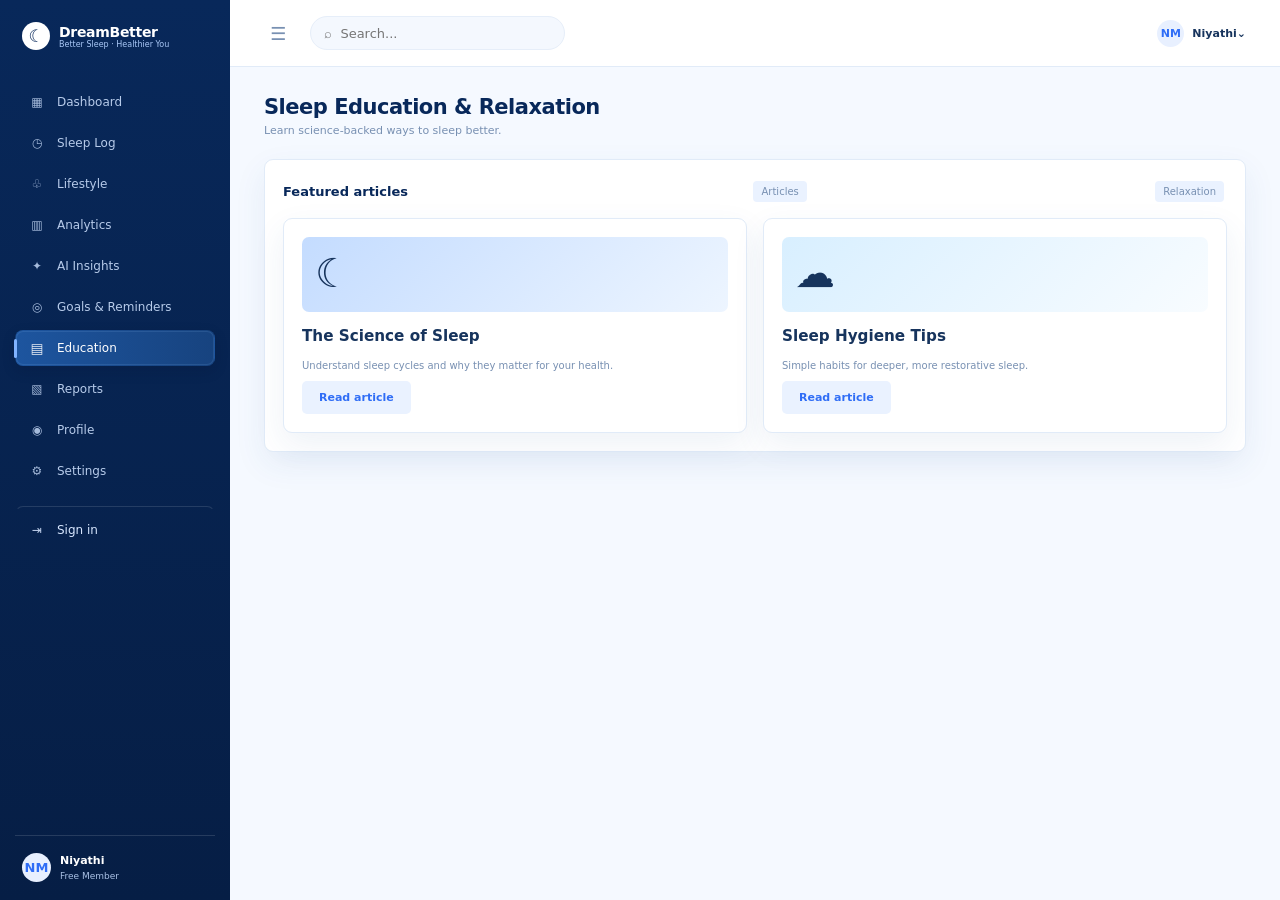
<file: frontend/education.html>
<!doctype html><html lang="en"><head><meta charset="utf-8"><meta name="viewport" content="width=device-width,initial-scale=1"><title>Sleep Education | DreamBetter</title><link rel="stylesheet" href="css/style.css"><link rel="stylesheet" href="css/responsive.css"></head><body><div class="app-shell"><aside class="sidebar"><a class="brand" href="index.html"><span class="brand-mark">☾</span><div><strong>DreamBetter</strong><small>Better Sleep · Healthier You</small></div></a><nav class="nav"><a href="index.html"><span class="nav-icon">▦</span><span>Dashboard</span></a><a href="sleep-log.html"><span class="nav-icon">◷</span><span>Sleep Log</span></a><a href="lifestyle.html"><span class="nav-icon">♧</span><span>Lifestyle</span></a><a href="analytics.html"><span class="nav-icon">▥</span><span>Analytics</span></a><a href="insights.html"><span class="nav-icon">✦</span><span>AI Insights</span></a><a href="goals.html"><span class="nav-icon">◎</span><span>Goals & Reminders</span></a><a class="active" href="education.html"><span class="nav-icon">▤</span><span>Education</span></a><a href="reports.html"><span class="nav-icon">▧</span><span>Reports</span></a><a href="profile.html"><span class="nav-icon">◉</span><span>Profile</span></a><a href="settings.html"><span class="nav-icon">⚙</span><span>Settings</span></a></nav><div class="sidebar-user"><span class="avatar">NM</span><div><strong>Niyathi</strong><small>Free Member</small></div></div></aside><main class="main"><header class="topbar"><button class="top-action" data-menu>☰</button><input class="search" placeholder="⌕  Search..."><span class="topbar-spacer"></span><span class="top-user"><span class="avatar">NM</span>Niyathi⌄</span></header><section class="page"><div class="page-heading"><div><h1>Sleep Education & Relaxation</h1><p>Learn science-backed ways to sleep better.</p></div></div><div class="card card-pad"><div class="section-title"><h2>Featured articles</h2><span class="tag">Articles</span><span class="tag">Relaxation</span></div><div class="grid two-col"><article class="card card-pad"><div style="height:75px;background:linear-gradient(135deg,#c4dcff,#edf5ff);border-radius:7px;font-size:40px;padding:13px">☾</div><h3>The Science of Sleep</h3><p class="muted">Understand sleep cycles and why they matter for your health.</p><button class="btn btn-secondary">Read article</button></article><article class="card card-pad"><div style="height:75px;background:linear-gradient(135deg,#d8efff,#f8fcff);border-radius:7px;font-size:40px;padding:13px">☁</div><h3>Sleep Hygiene Tips</h3><p class="muted">Simple habits for deeper, more restorative sleep.</p><button class="btn btn-secondary">Read article</button></article></div></div></section></main></div><script src="js/app.js"></script></body></html>
</file>
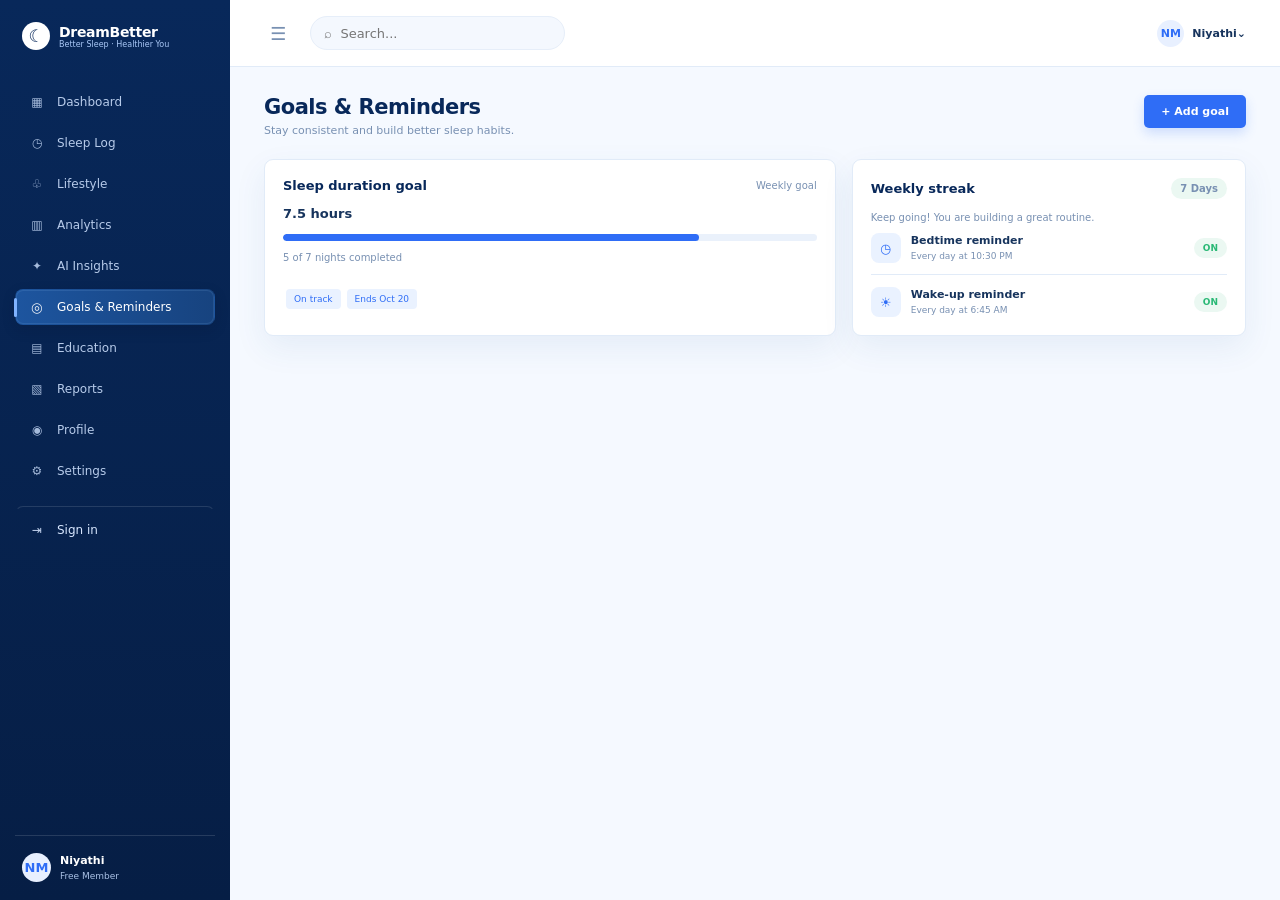
<file: frontend/goals.html>
<!doctype html><html lang="en"><head><meta charset="utf-8"><meta name="viewport" content="width=device-width,initial-scale=1"><title>Goals & Reminders | DreamBetter</title><link rel="stylesheet" href="css/style.css"><link rel="stylesheet" href="css/responsive.css"></head><body><div class="app-shell"><aside class="sidebar"><a class="brand" href="index.html"><span class="brand-mark">☾</span><div><strong>DreamBetter</strong><small>Better Sleep · Healthier You</small></div></a><nav class="nav"><a href="index.html"><span class="nav-icon">▦</span><span>Dashboard</span></a><a href="sleep-log.html"><span class="nav-icon">◷</span><span>Sleep Log</span></a><a href="lifestyle.html"><span class="nav-icon">♧</span><span>Lifestyle</span></a><a href="analytics.html"><span class="nav-icon">▥</span><span>Analytics</span></a><a href="insights.html"><span class="nav-icon">✦</span><span>AI Insights</span></a><a class="active" href="goals.html"><span class="nav-icon">◎</span><span>Goals & Reminders</span></a><a href="education.html"><span class="nav-icon">▤</span><span>Education</span></a><a href="reports.html"><span class="nav-icon">▧</span><span>Reports</span></a><a href="profile.html"><span class="nav-icon">◉</span><span>Profile</span></a><a href="settings.html"><span class="nav-icon">⚙</span><span>Settings</span></a></nav><div class="sidebar-user"><span class="avatar">NM</span><div><strong>Niyathi</strong><small>Free Member</small></div></div></aside><main class="main"><header class="topbar"><button class="top-action" data-menu>☰</button><input class="search" placeholder="⌕  Search..."><span class="topbar-spacer"></span><span class="top-user"><span class="avatar">NM</span>Niyathi⌄</span></header><section class="page"><div class="page-heading"><div><h1>Goals & Reminders</h1><p>Stay consistent and build better sleep habits.</p></div><button class="btn btn-primary" data-toast="Goal saved!">+ Add goal</button></div><div class="grid content-grid"><div class="card card-pad"><div class="section-title"><h2>Sleep duration goal</h2><span>Weekly goal</span></div><strong>7.5 hours</strong><div class="progress" style="margin:13px 0 8px"><span style="width:78%"></span></div><small class="muted">5 of 7 nights completed</small><div style="margin-top:22px"><span class="tag">On track</span><span class="tag">Ends Oct 20</span></div></div><div class="card card-pad"><div class="section-title"><h2>Weekly streak</h2><span class="pill">7 Days</span></div><p class="muted">Keep going! You are building a great routine.</p><div class="list"><div class="list-row"><span class="list-icon">◷</span><div><strong>Bedtime reminder</strong><small>Every day at 10:30 PM</small></div><span class="pill">ON</span></div><div class="list-row"><span class="list-icon">☀</span><div><strong>Wake-up reminder</strong><small>Every day at 6:45 AM</small></div><span class="pill">ON</span></div></div></div></div></section></main></div><div class="toast"></div><script src="js/app.js"></script></body></html>
</file>
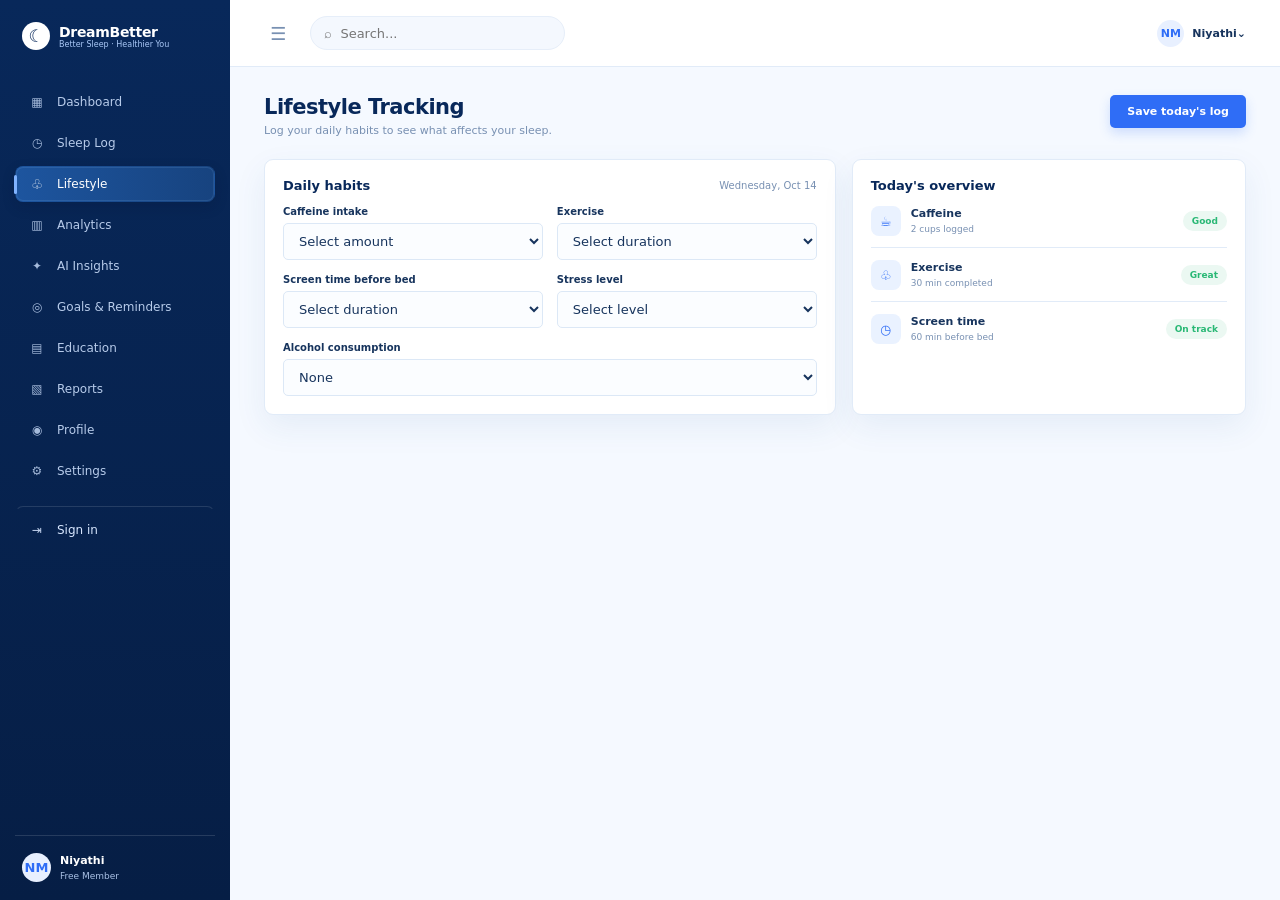
<file: frontend/lifestyle.html>
<!doctype html><html lang="en"><head><meta charset="utf-8"><meta name="viewport" content="width=device-width,initial-scale=1"><title>Lifestyle Tracking | DreamBetter</title><link rel="stylesheet" href="css/style.css"><link rel="stylesheet" href="css/responsive.css"></head><body><div class="app-shell"><aside class="sidebar"><a class="brand" href="index.html"><span class="brand-mark">☾</span><div><strong>DreamBetter</strong><small>Better Sleep · Healthier You</small></div></a><nav class="nav"><a href="index.html"><span class="nav-icon">▦</span><span>Dashboard</span></a><a href="sleep-log.html"><span class="nav-icon">◷</span><span>Sleep Log</span></a><a class="active" href="lifestyle.html"><span class="nav-icon">♧</span><span>Lifestyle</span></a><a href="analytics.html"><span class="nav-icon">▥</span><span>Analytics</span></a><a href="insights.html"><span class="nav-icon">✦</span><span>AI Insights</span></a><a href="goals.html"><span class="nav-icon">◎</span><span>Goals & Reminders</span></a><a href="education.html"><span class="nav-icon">▤</span><span>Education</span></a><a href="reports.html"><span class="nav-icon">▧</span><span>Reports</span></a><a href="profile.html"><span class="nav-icon">◉</span><span>Profile</span></a><a href="settings.html"><span class="nav-icon">⚙</span><span>Settings</span></a></nav><div class="sidebar-user"><span class="avatar">NM</span><div><strong>Niyathi</strong><small>Free Member</small></div></div></aside><main class="main"><header class="topbar"><button class="top-action" data-menu>☰</button><input class="search" placeholder="⌕  Search..."><span class="topbar-spacer"></span><span class="top-user"><span class="avatar">NM</span>Niyathi⌄</span></header><section class="page"><div class="page-heading"><div><h1>Lifestyle Tracking</h1><p>Log your daily habits to see what affects your sleep.</p></div><button class="btn btn-primary" data-toast="Lifestyle details saved!">Save today's log</button></div><div class="grid content-grid"><div class="card card-pad"><div class="section-title"><h2>Daily habits</h2><span>Wednesday, Oct 14</span></div><div class="form-grid"><div class="field"><label>Caffeine intake</label><select><option value="" selected>Select amount</option><option>2 cups</option><option>None</option><option>1 cup</option><option>3+ cups</option></select></div><div class="field"><label>Exercise</label><select><option value="" selected>Select duration</option><option>30 minutes</option><option>None</option><option>15 minutes</option><option>60+ minutes</option></select></div><div class="field"><label>Screen time before bed</label><select><option value="" selected>Select duration</option><option>60 min</option><option>Less than 30 min</option><option>30-60 min</option><option>More than 2 hours</option></select></div><div class="field"><label>Stress level</label><select><option value="" selected>Select level</option><option>Moderate</option><option>Low</option><option>High</option></select></div><div class="field full"><label>Alcohol consumption</label><select><option>None</option><option>1 drink</option><option>2+ drinks</option></select></div></div></div><div class="card card-pad"><div class="section-title"><h2>Today's overview</h2></div><div class="list"><div class="list-row"><span class="list-icon">☕</span><div><strong>Caffeine</strong><small>2 cups logged</small></div><span class="pill">Good</span></div><div class="list-row"><span class="list-icon">♧</span><div><strong>Exercise</strong><small>30 min completed</small></div><span class="pill">Great</span></div><div class="list-row"><span class="list-icon">◷</span><div><strong>Screen time</strong><small>60 min before bed</small></div><span class="pill">On track</span></div></div></div></div></section></main></div><div class="toast"></div><script src="js/app.js"></script></body></html>
</file>
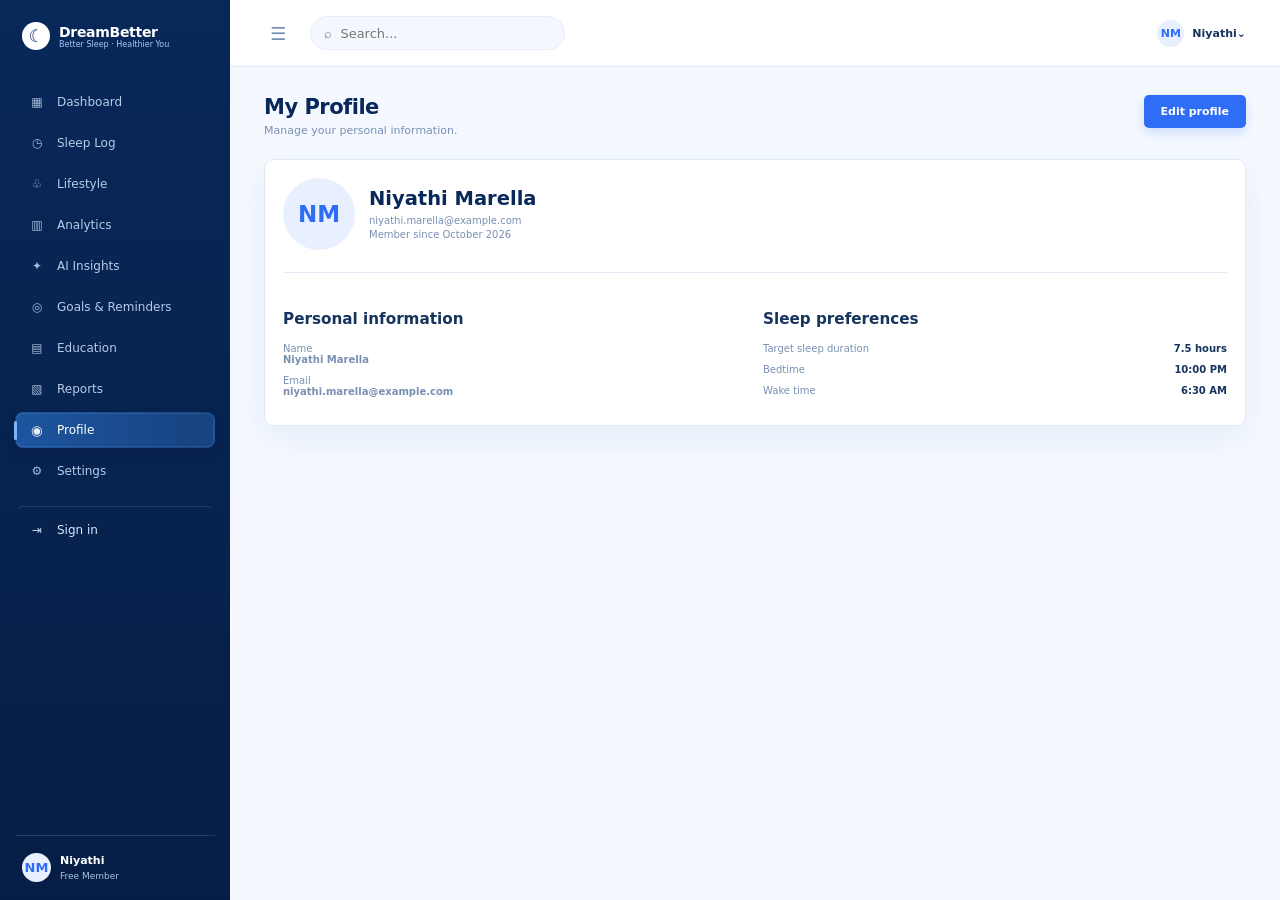
<file: frontend/profile.html>
<!doctype html><html lang="en"><head><meta charset="utf-8"><meta name="viewport" content="width=device-width,initial-scale=1"><title>Profile | DreamBetter</title><link rel="stylesheet" href="css/style.css"><link rel="stylesheet" href="css/responsive.css"></head><body><div class="app-shell"><aside class="sidebar"><a class="brand" href="index.html"><span class="brand-mark">☾</span><div><strong>DreamBetter</strong><small>Better Sleep · Healthier You</small></div></a><nav class="nav"><a href="index.html"><span class="nav-icon">▦</span><span>Dashboard</span></a><a href="sleep-log.html"><span class="nav-icon">◷</span><span>Sleep Log</span></a><a href="lifestyle.html"><span class="nav-icon">♧</span><span>Lifestyle</span></a><a href="analytics.html"><span class="nav-icon">▥</span><span>Analytics</span></a><a href="insights.html"><span class="nav-icon">✦</span><span>AI Insights</span></a><a href="goals.html"><span class="nav-icon">◎</span><span>Goals & Reminders</span></a><a href="education.html"><span class="nav-icon">▤</span><span>Education</span></a><a href="reports.html"><span class="nav-icon">▧</span><span>Reports</span></a><a class="active" href="profile.html"><span class="nav-icon">◉</span><span>Profile</span></a><a href="settings.html"><span class="nav-icon">⚙</span><span>Settings</span></a></nav><div class="sidebar-user"><span class="avatar">NM</span><div><strong>Niyathi</strong><small>Free Member</small></div></div></aside><main class="main"><header class="topbar"><button class="top-action" data-menu>☰</button><input class="search" placeholder="⌕  Search..."><span class="topbar-spacer"></span><span class="top-user"><span class="avatar">NM</span>Niyathi⌄</span></header><section class="page"><div class="page-heading"><div><h1>My Profile</h1><p>Manage your personal information.</p></div><button class="btn btn-primary" data-toast="Profile updated!">Edit profile</button></div><div class="card card-pad"><div class="score"><div class="avatar" style="width:72px;height:72px;font-size:23px">NM</div><div><h2 style="margin:0;color:var(--navy)">Niyathi Marella</h2><p class="muted">niyathi.marella@example.com<br>Member since October 2026</p></div></div><hr style="border:0;border-top:1px solid var(--line);margin:22px 0"><div class="grid two-col"><div><h3>Personal information</h3><p class="muted">Name<br><strong>Niyathi Marella</strong></p><p class="muted">Email<br><strong>niyathi.marella@example.com</strong></p></div><div><h3>Sleep preferences</h3><p class="muted">Target sleep duration <strong style="float:right;color:var(--ink)">7.5 hours</strong></p><p class="muted">Bedtime <strong style="float:right;color:var(--ink)">10:00 PM</strong></p><p class="muted">Wake time <strong style="float:right;color:var(--ink)">6:30 AM</strong></p></div></div></div></section></main></div><div class="toast"></div><script src="js/app.js"></script></body></html>
</file>
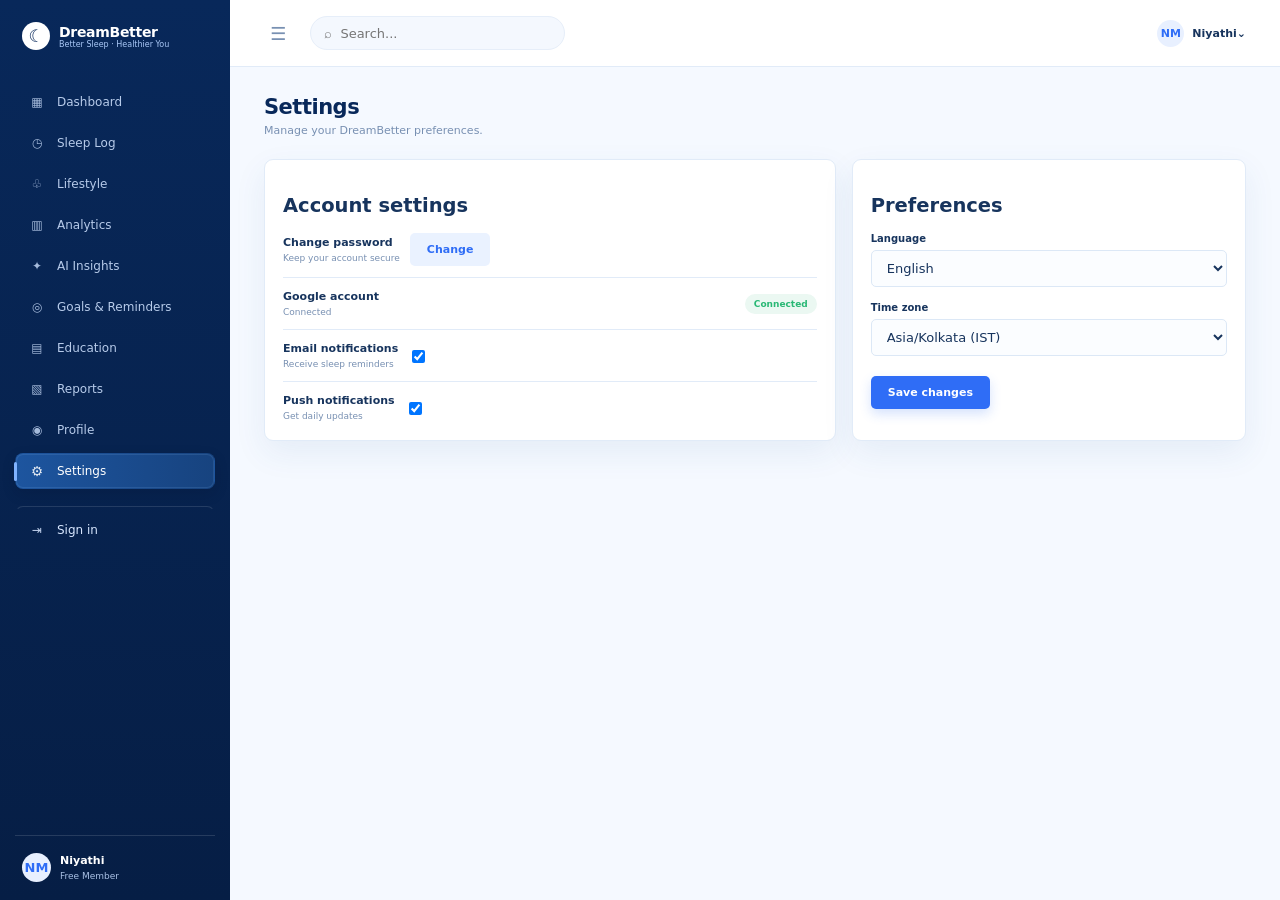
<file: frontend/settings.html>
<!doctype html><html lang="en"><head><meta charset="utf-8"><meta name="viewport" content="width=device-width,initial-scale=1"><title>Settings | DreamBetter</title><link rel="stylesheet" href="css/style.css"><link rel="stylesheet" href="css/responsive.css"></head><body><div class="app-shell"><aside class="sidebar"><a class="brand" href="index.html"><span class="brand-mark">☾</span><div><strong>DreamBetter</strong><small>Better Sleep · Healthier You</small></div></a><nav class="nav"><a href="index.html"><span class="nav-icon">▦</span><span>Dashboard</span></a><a href="sleep-log.html"><span class="nav-icon">◷</span><span>Sleep Log</span></a><a href="lifestyle.html"><span class="nav-icon">♧</span><span>Lifestyle</span></a><a href="analytics.html"><span class="nav-icon">▥</span><span>Analytics</span></a><a href="insights.html"><span class="nav-icon">✦</span><span>AI Insights</span></a><a href="goals.html"><span class="nav-icon">◎</span><span>Goals & Reminders</span></a><a href="education.html"><span class="nav-icon">▤</span><span>Education</span></a><a href="reports.html"><span class="nav-icon">▧</span><span>Reports</span></a><a href="profile.html"><span class="nav-icon">◉</span><span>Profile</span></a><a class="active" href="settings.html"><span class="nav-icon">⚙</span><span>Settings</span></a></nav><div class="sidebar-user"><span class="avatar">NM</span><div><strong>Niyathi</strong><small>Free Member</small></div></div></aside><main class="main"><header class="topbar"><button class="top-action" data-menu>☰</button><input class="search" placeholder="⌕  Search..."><span class="topbar-spacer"></span><span class="top-user"><span class="avatar">NM</span>Niyathi⌄</span></header><section class="page"><div class="page-heading"><div><h1>Settings</h1><p>Manage your DreamBetter preferences.</p></div></div><div class="grid content-grid"><div class="card card-pad"><h2>Account settings</h2><div class="list"><div class="list-row"><div><strong>Change password</strong><small>Keep your account secure</small></div><button class="btn btn-secondary">Change</button></div><div class="list-row"><div><strong>Google account</strong><small>Connected</small></div><span class="pill">Connected</span></div><div class="list-row"><div><strong>Email notifications</strong><small>Receive sleep reminders</small></div><input type="checkbox" checked></div><div class="list-row"><div><strong>Push notifications</strong><small>Get daily updates</small></div><input type="checkbox" checked></div></div></div><div class="card card-pad"><h2>Preferences</h2><div class="field"><label>Language</label><select><option>English</option></select></div><div class="field" style="margin-top:15px"><label>Time zone</label><select><option>Asia/Kolkata (IST)</option></select></div><button class="btn btn-primary" style="margin-top:20px" data-toast="Settings saved!">Save changes</button></div></div></section></main></div><div class="toast"></div><script src="js/app.js"></script></body></html>
</file>
<file: frontend/css/style.css>
:root {
  --navy: #08285a;
  --navy-deep: #061e45;
  --blue: #2f6df6;
  --blue-soft: #eaf2ff;
  --ink: #17345d;
  --muted: #7890b2;
  --line: #e1ebf8;
  --paper: #ffffff;
  --canvas: #f5f9ff;
  --green: #29b875;
  --orange: #ffb547;
  --shadow: 0 12px 32px rgba(42, 92, 158, .08);
  font-family: Inter, ui-sans-serif, system-ui, -apple-system, BlinkMacSystemFont, "Segoe UI", sans-serif;
}

* { box-sizing: border-box; }
body { margin: 0; color: var(--ink); background: var(--canvas); font-size: 13px; }
a { color: inherit; text-decoration: none; }
button, input, select { font: inherit; }
button { cursor: pointer; border: 0; }

.app-shell { min-height: 100vh; display: flex; }
.sidebar { width: 230px; flex: 0 0 230px; color: #dbe8ff; background: linear-gradient(180deg, var(--navy), var(--navy-deep)); padding: 22px 15px 18px; display: flex; flex-direction: column; position: relative; z-index: 3; }
.brand { display: flex; align-items: center; gap: 9px; color: white; margin: 0 7px 34px; }
.brand-mark { width: 28px; height: 28px; border-radius: 50%; background: #fff; color: var(--navy); display: grid; place-items: center; font-size: 17px; }
.brand strong { display: block; font-size: 14px; letter-spacing: -.3px; }
.brand small { display: block; color: #a9c8f7; font-size: 8px; }
.nav { display: grid; gap: 5px; }
.nav a { display: flex; align-items: center; gap: 11px; padding: 10px 12px; border: 1px solid transparent; border-radius: 8px; color: #b7cbea; font-size: 12px; position: relative; transition: background .2s ease, color .2s ease, transform .2s ease, border-color .2s ease; }
.nav a:before { content: ""; width: 3px; height: 0; position: absolute; left: -2px; border-radius: 4px; background: #80b3ff; transition: height .2s ease; }
.nav a:hover { background: rgba(86, 143, 231, .14); border-color: rgba(132, 181, 255, .18); color: #fff; transform: translateX(3px); }
.nav a:hover:before, .nav a.active:before { height: 19px; }
.nav a.active { background: linear-gradient(90deg, #1d559f, #17437f); color: #fff; box-shadow: inset 0 0 0 1px rgba(157, 202, 255, .12), 0 5px 13px rgba(1, 18, 47, .18); }
.nav-auth-link { margin-top: 12px; border-top: 1px solid rgba(255,255,255,.12) !important; padding-top: 16px !important; color: #d8e7ff !important; }
.nav-auth-link:hover { color: #fff !important; }
.nav-icon { width: 18px; text-align: center; opacity: .9; transition: transform .2s ease; }
.nav a:hover .nav-icon, .nav a.active .nav-icon { transform: scale(1.13); }
.sidebar-user { margin-top: auto; border-top: 1px solid rgba(255,255,255,.13); padding: 17px 7px 0; display: flex; gap: 9px; align-items: center; }
.avatar { width: 29px; height: 29px; border-radius: 50%; display: grid; place-items: center; background: #e8f0ff; color: var(--blue); font-weight: 700; }
.sidebar-user strong { color: white; display: block; font-size: 11px; }
.sidebar-user small { color: #aac1e5; font-size: 9px; }

.main { flex: 1; min-width: 0; animation: page-enter .42s ease both; }
.topbar { height: 67px; display: flex; align-items: center; gap: 18px; padding: 0 34px; background: #fff; border-bottom: 1px solid var(--line); }
.search { width: 255px; height: 34px; padding: 0 13px; border: 1px solid #e6eef9; border-radius: 18px; background: #f4f8fe; outline: none; color: var(--ink); }
.topbar-spacer { flex: 1; }
.top-action { background: transparent; color: var(--muted); font-size: 18px; position: relative; }
.notification-dot { width: 6px; height: 6px; background: #ff5a66; border: 1px solid white; position: absolute; right: 1px; top: 0; border-radius: 50%; }
.top-user { display: flex; align-items: center; gap: 8px; font-size: 11px; font-weight: 700; }
.top-user .avatar { width: 27px; height: 27px; }
.page { max-width: 1280px; padding: 28px 34px 45px; margin: auto; }
.page-heading { display: flex; justify-content: space-between; align-items: flex-start; margin-bottom: 22px; }
.page-heading h1 { margin: 0 0 5px; color: var(--navy); font-size: 21px; letter-spacing: -.5px; }
.page-heading p { margin: 0; color: var(--muted); font-size: 11px; }
.eyebrow { color: var(--blue); text-transform: uppercase; font-weight: 800; font-size: 10px; letter-spacing: .8px; }

.card { background: var(--paper); border: 1px solid var(--line); border-radius: 9px; box-shadow: var(--shadow); transition: transform .25s ease, box-shadow .25s ease, border-color .25s ease; }
.card:hover { transform: translateY(-3px); box-shadow: 0 16px 35px rgba(42, 92, 158, .13); border-color: #cbdcf3; }
.card-pad { padding: 18px; }
.grid { display: grid; gap: 16px; }
.metrics { grid-template-columns: repeat(4, 1fr); }
.metric { padding: 15px 17px; position: relative; overflow: hidden; animation: rise-in .45s ease both; }
.metric:nth-child(2) { animation-delay: .06s; }.metric:nth-child(3) { animation-delay: .12s; }.metric:nth-child(4) { animation-delay: .18s; }
.metric:after { content: ""; width: 62px; height: 62px; border-radius: 50%; background: var(--blue-soft); position: absolute; right: -15px; bottom: -21px; }
.metric-label { color: var(--muted); font-size: 10px; display: block; margin-bottom: 8px; }
.metric strong { font-size: 21px; color: var(--navy); }
.metric small { display: block; color: var(--green); font-size: 9px; margin-top: 6px; }
.content-grid { grid-template-columns: 1.45fr 1fr; margin-top: 17px; }
.section-title { display: flex; align-items: center; justify-content: space-between; margin-bottom: 13px; }
.section-title h2 { margin: 0; font-size: 13px; color: var(--navy); }
.section-title span, .muted { color: var(--muted); font-size: 10px; }
.chart { width: 100%; height: 190px; }
.chart-grid { stroke: #e9f0fb; stroke-width: 1; }
.chart-line { fill: none; stroke: var(--blue); stroke-width: 3; stroke-linecap: round; stroke-linejoin: round; }
.chart-area { fill: url(#areaFill); }
.legend { display: flex; gap: 15px; color: var(--muted); font-size: 9px; }
.legend i { width: 7px; height: 7px; border-radius: 50%; background: var(--blue); display: inline-block; margin-right: 4px; }
.legend i.orange { background: var(--orange); }
.bar-chart { height: 190px; display: flex; align-items: flex-end; gap: 11px; padding: 8px 4px 25px; border-bottom: 1px solid var(--line); }
.bar { flex: 1; min-height: 22px; border-radius: 4px 4px 0 0; background: linear-gradient(180deg, #5390ff, #2870ee); position: relative; }
.bar span { position: absolute; bottom: -18px; width: 100%; text-align: center; color: var(--muted); font-size: 9px; }
.two-col { grid-template-columns: 1fr 1fr; }
.score { display: flex; align-items: center; gap: 14px; }
.score-ring { width: 72px; height: 72px; border-radius: 50%; display: grid; place-items: center; background: radial-gradient(white 58%, transparent 60%), conic-gradient(var(--blue) 0 85%, #e6eef9 85%); color: var(--blue); font-size: 16px; font-weight: 800; }
.score strong { display: block; font-size: 12px; color: var(--navy); }
.score p { margin: 4px 0 0; color: var(--muted); font-size: 10px; line-height: 1.4; }
.list { display: grid; gap: 12px; }
.list-row { display: flex; gap: 10px; align-items: center; padding-bottom: 11px; border-bottom: 1px solid var(--line); }
.list-row:last-child { border: 0; padding-bottom: 0; }
.list-icon { width: 30px; height: 30px; border-radius: 8px; background: var(--blue-soft); color: var(--blue); display: grid; place-items: center; }
.list-row strong { display: block; font-size: 11px; }
.list-row small { color: var(--muted); font-size: 9px; }
.pill { padding: 5px 9px; border-radius: 20px; background: #ebf8f2; color: var(--green); font-size: 9px; font-weight: 700; margin-left: auto; }
.btn { border-radius: 5px; padding: 10px 17px; font-size: 11px; font-weight: 700; }
.btn-primary { background: var(--blue); color: white; box-shadow: 0 5px 12px rgba(47,109,246,.2); }
.btn-secondary { color: var(--blue); background: var(--blue-soft); }
.btn-ghost { border: 1px solid var(--line); background: white; color: var(--muted); }
.form-grid { display: grid; grid-template-columns: 1fr 1fr; gap: 14px; }
.field { display: grid; gap: 6px; }
.field.full { grid-column: 1 / -1; }
.field label { color: var(--ink); font-size: 10px; font-weight: 700; }
.field input, .field select, .field textarea { min-height: 37px; border: 1px solid #dce8f6; border-radius: 5px; padding: 0 11px; outline: none; color: var(--ink); background: #fbfdff; }
.field textarea { padding-top: 10px; min-height: 80px; resize: vertical; }
.field input:focus, .field select:focus, .field textarea:focus { border-color: var(--blue); }
.progress { height: 7px; background: #eaf1fb; border-radius: 8px; overflow: hidden; }
.progress span { height: 100%; display: block; background: var(--blue); border-radius: inherit; }
.tag { display: inline-block; padding: 5px 8px; border-radius: 4px; background: var(--blue-soft); color: var(--blue); font-size: 9px; margin: 3px; }
.table { width: 100%; border-collapse: collapse; font-size: 10px; }
.table th { text-align: left; color: var(--muted); font-weight: 600; padding: 10px; border-bottom: 1px solid var(--line); }
.table td { padding: 11px 10px; border-bottom: 1px solid #eef3f9; }
.empty-state { padding: 30px 15px; text-align: center; color: var(--muted); }
.empty-state-icon { width: 45px; height: 45px; display: grid; place-items: center; margin: 0 auto 11px; border-radius: 50%; background: var(--blue-soft); color: var(--blue); font-size: 22px; }
.empty-state h2 { color: var(--navy); font-size: 15px; margin: 0 0 6px; }
.empty-state p { max-width: 330px; margin: 0 auto 15px; font-size: 11px; line-height: 1.5; }
.toast { position: fixed; bottom: 25px; right: 25px; background: var(--navy); color: white; padding: 12px 16px; border-radius: 6px; box-shadow: var(--shadow); display: none; z-index: 4; font-size: 11px; }
.toast.show { display: block; animation: fade .25s ease; }
@keyframes fade { from { opacity: 0; transform: translateY(8px); } to { opacity: 1; transform: none; } }
@keyframes page-enter { from { opacity: 0; transform: translateY(8px); } to { opacity: 1; transform: none; } }
@keyframes rise-in { from { opacity: 0; transform: translateY(10px); } to { opacity: 1; transform: none; } }
@media (prefers-reduced-motion: reduce) { *, *:before, *:after { animation-duration: .01ms !important; transition-duration: .01ms !important; } }
</file>
<file: frontend/css/responsive.css>
@media (max-width: 900px) {
  .sidebar { width: 72px; flex-basis: 72px; padding: 20px 10px; }
  .brand { justify-content: center; margin: 0 0 30px; }
  .brand > div, .nav a span:not(.nav-icon), .sidebar-user > div { display: none; }
  .nav a { justify-content: center; padding: 11px 5px; }
  .sidebar-user { justify-content: center; }
  .metrics { grid-template-columns: repeat(2, 1fr); }
  .content-grid { grid-template-columns: 1fr; }
}
@media (max-width: 580px) {
  .sidebar { position: fixed; inset: 0 auto 0 0; width: 230px; transform: translateX(-100%); transition: transform .25s ease; }
  .sidebar.open { transform: translateX(0); }
  .sidebar.open .brand > div, .sidebar.open .nav a span:not(.nav-icon), .sidebar.open .sidebar-user > div { display: block; }
  .sidebar.open .brand { justify-content: flex-start; margin: 0 7px 34px; }
  .sidebar.open .nav a { justify-content: flex-start; padding: 10px 12px; }
  .sidebar.open .sidebar-user { justify-content: flex-start; }
  .topbar { padding: 0 16px; height: 58px; }
  .search { width: 150px; }
  .top-user { display: none; }
  .page { padding: 22px 15px 35px; }
  .page-heading { display: block; }
  .page-heading .btn { margin-top: 14px; }
  .metrics, .two-col, .form-grid { grid-template-columns: 1fr; }
  .field.full { grid-column: auto; }
}
</file>
